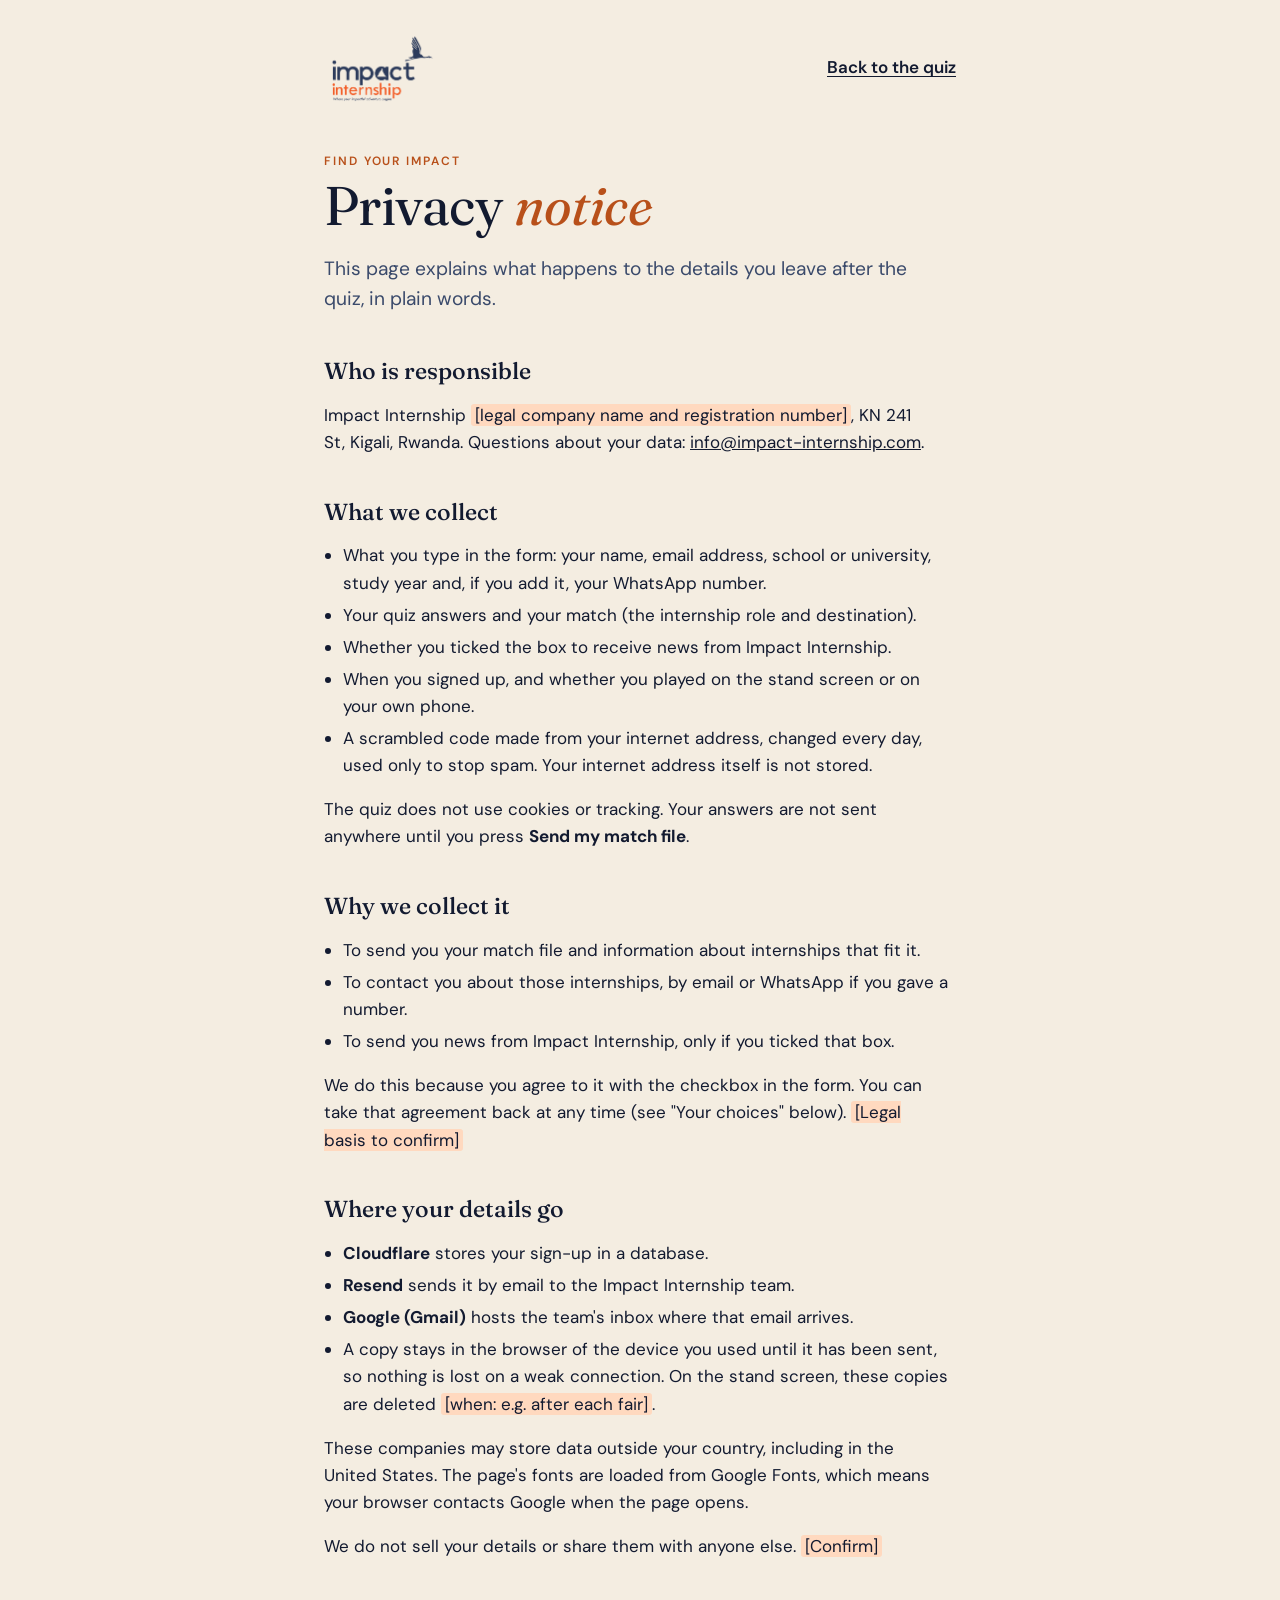
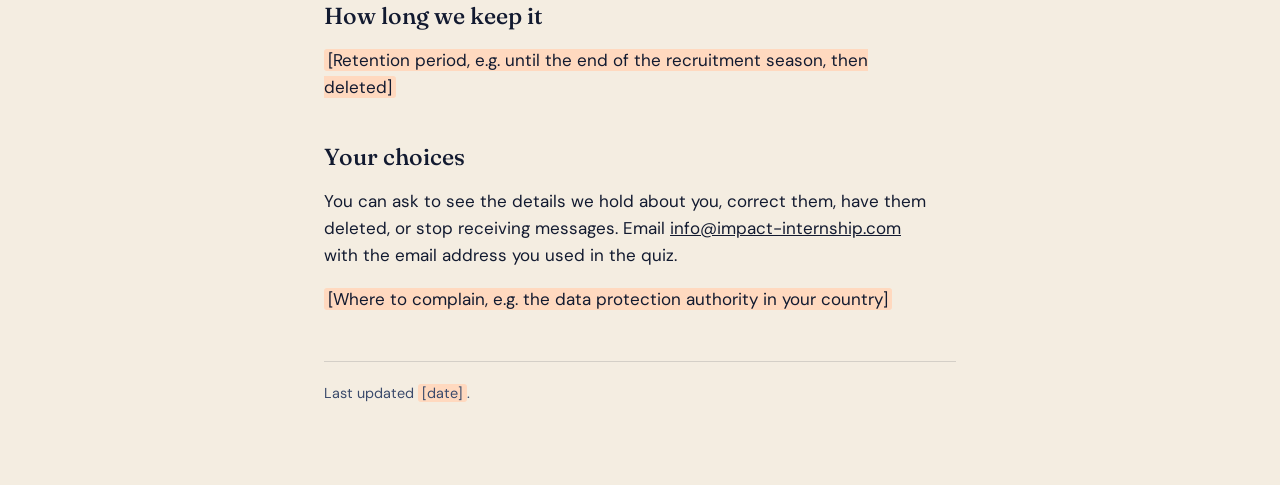
<file: privacy.html>
<!doctype html>
<html lang="en">
<head>
  <meta charset="utf-8">
  <meta name="viewport" content="width=device-width, initial-scale=1, viewport-fit=cover">
  <title>Privacy notice · Find Your Impact</title>
  <meta name="description" content="What the Find Your Impact quiz collects, why, where it is kept and how to have it changed or deleted.">
  <meta name="theme-color" content="#121a30">
  <link rel="icon" href="img/logo.png">
  <link rel="preconnect" href="https://fonts.googleapis.com">
  <link rel="preconnect" href="https://fonts.gstatic.com" crossorigin>
  <link href="https://fonts.googleapis.com/css2?family=DM+Sans:opsz,wght@9..40,400..700&family=Fraunces:ital,opsz,wght@0,9..144,300..600;1,9..144,300..600&display=swap" rel="stylesheet">
  <style>
    :root { --ink: #121a30; --slate: #3a4a6b; --orange: #f2712a; --orange-text: #b8501a; --sand: #f4ede1; --line: rgba(18, 26, 48, .14); }
    * { box-sizing: border-box; }
    html { -webkit-text-size-adjust: 100%; }
    body { margin: 0; background: var(--sand); color: var(--ink); font: 400 1.0625rem/1.6 "DM Sans", system-ui, sans-serif; }
    main { max-width: 42rem; margin: 0 auto; padding: 32px 20px 80px; }
    .top { display: flex; align-items: center; justify-content: space-between; gap: 16px; margin-bottom: 48px; }
    .top img { width: 112px; height: auto; display: block; }
    .back { color: var(--ink); font-weight: 600; text-underline-offset: 3px; }
    .eyebrow { margin: 0; font-size: .75rem; font-weight: 600; letter-spacing: .16em; text-transform: uppercase; color: var(--orange-text); }
    h1 { margin: .4rem 0 1rem; font: 400 clamp(2.4rem, 7vw, 3.4rem)/1.05 Fraunces, Georgia, serif; letter-spacing: -.01em; }
    h1 em { color: var(--orange-text); }
    h2 { margin: 2.6rem 0 .6rem; font: 500 1.45rem/1.2 Fraunces, Georgia, serif; }
    p, li { max-width: 38rem; }
    ul { padding-left: 1.2rem; }
    li { margin: .3rem 0; }
    .lede { font-size: 1.2rem; color: var(--slate); }
    .card { margin-top: 2rem; padding: 18px 20px; border: 1px solid var(--line); border-radius: 12px; background: #fbf7f0; }
    .placeholder { padding: 0 4px; border-radius: 3px; background: #ffd9bf; }
    a { color: var(--ink); }
    footer { margin-top: 3rem; padding-top: 1.2rem; border-top: 1px solid var(--line); font-size: .9rem; color: var(--slate); }
  </style>
</head>
<body>
  <main>
    <div class="top">
      <img src="img/logo.png" alt="Impact Internship" width="112" height="72">
      <a class="back" href="./">Back to the quiz</a>
    </div>

    <p class="eyebrow">Find Your Impact</p>
    <h1>Privacy <em>notice</em></h1>
    <p class="lede">This page explains what happens to the details you leave after the quiz, in plain words.</p>

    <h2>Who is responsible</h2>
    <p>Impact Internship <span class="placeholder">[legal company name and registration number]</span>, KN 241 St, Kigali, Rwanda. Questions about your data: <a href="mailto:info@impact-internship.com">info@impact-internship.com</a>.</p>

    <h2>What we collect</h2>
    <ul>
      <li>What you type in the form: your name, email address, school or university, study year and, if you add it, your WhatsApp number.</li>
      <li>Your quiz answers and your match (the internship role and destination).</li>
      <li>Whether you ticked the box to receive news from Impact Internship.</li>
      <li>When you signed up, and whether you played on the stand screen or on your own phone.</li>
      <li>A scrambled code made from your internet address, changed every day, used only to stop spam. Your internet address itself is not stored.</li>
    </ul>
    <p>The quiz does not use cookies or tracking. Your answers are not sent anywhere until you press <strong>Send my match file</strong>.</p>

    <h2>Why we collect it</h2>
    <ul>
      <li>To send you your match file and information about internships that fit it.</li>
      <li>To contact you about those internships, by email or WhatsApp if you gave a number.</li>
      <li>To send you news from Impact Internship, only if you ticked that box.</li>
    </ul>
    <p>We do this because you agree to it with the checkbox in the form. You can take that agreement back at any time (see "Your choices" below). <span class="placeholder">[Legal basis to confirm]</span></p>

    <h2>Where your details go</h2>
    <ul>
      <li><strong>Cloudflare</strong> stores your sign-up in a database.</li>
      <li><strong>Resend</strong> sends it by email to the Impact Internship team.</li>
      <li><strong>Google (Gmail)</strong> hosts the team's inbox where that email arrives.</li>
      <li>A copy stays in the browser of the device you used until it has been sent, so nothing is lost on a weak connection. On the stand screen, these copies are deleted <span class="placeholder">[when: e.g. after each fair]</span>.</li>
    </ul>
    <p>These companies may store data outside your country, including in the United States. The page's fonts are loaded from Google Fonts, which means your browser contacts Google when the page opens.</p>
    <p>We do not sell your details or share them with anyone else. <span class="placeholder">[Confirm]</span></p>

    <h2>How long we keep it</h2>
    <p><span class="placeholder">[Retention period, e.g. until the end of the recruitment season, then deleted]</span></p>

    <h2>Your choices</h2>
    <p>You can ask to see the details we hold about you, correct them, have them deleted, or stop receiving messages. Email <a href="mailto:info@impact-internship.com">info@impact-internship.com</a> with the email address you used in the quiz.</p>
    <p><span class="placeholder">[Where to complain, e.g. the data protection authority in your country]</span></p>

    <footer>Last updated <span class="placeholder">[date]</span>.</footer>
  </main>
</body>
</html>
</file>
